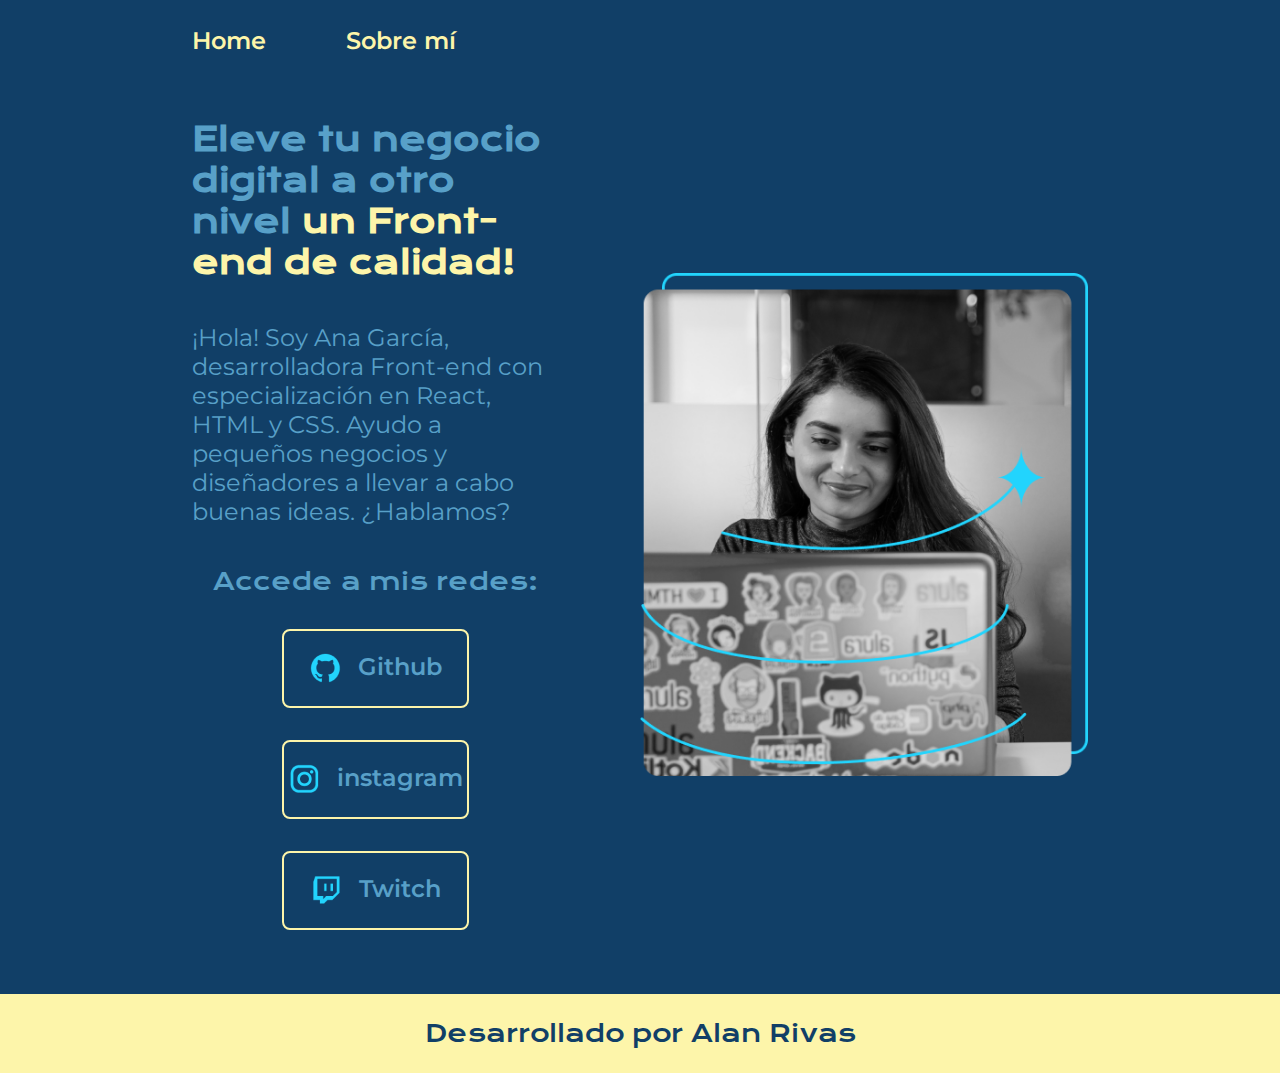
<file: index.html>
<!DOCTYPE html>
<html lang="es-mx">
<head>
    <meta charset="UTF-8">
    <meta name="viewport" content="width=device-width, initial-scale=1.0">
    <title>Portafolio</title>
    <link rel="stylesheet" href="./styles/style.css">
</head>
<body>
    <header class="header">
        <nav class="header__menu">
            <a class="header__menu__link" href="index.html">Home</a>
            <a class="header__menu__link" href="about.html">Sobre mí</a>
        </nav>
    </header>
    <main class="presentacion">
        <section class="presentacion__contenido">
        <h1 class="presentacion__contenido__titulo">
            Eleve tu negocio digital a otro nivel <strong class="titulo-destaque">un Front-end de calidad!</strong>
        </h1>
        <p class="presentacion__contenido__testo">
            ¡Hola! Soy Ana García, desarrolladora Front-end con especialización en React, HTML y CSS. Ayudo a pequeños negocios y diseñadores a llevar a cabo buenas ideas. ¿Hablamos?
        </p>
        <div class="presentacion__enlaces">
        <h2 class="presentacion__enlaces__subtitulo">Accede a mis redes:</h2>    
        <a class="presentacion__enlaces__link" href="https://www.github.com/"><img src="./assets/github.png"> Github</a>
        <a class="presentacion__enlaces__link" href="https://www.instagram.com/"><img src="./assets/instagram.png">instagram</a>
        <a class="presentacion__enlaces__link" href="https://www.twitch.tv/"><img src="./assets/twitch.png"> Twitch</a>
        </div>
        </section>
        <img class="presentacion__imagen" src="./assets/Imagem.png" alt="Imagen de Ana García Trabajando">
    </main>
    <footer class="footer">
        <p>Desarrollado por Alan Rivas</p>
    </footer>
</body>
</file>
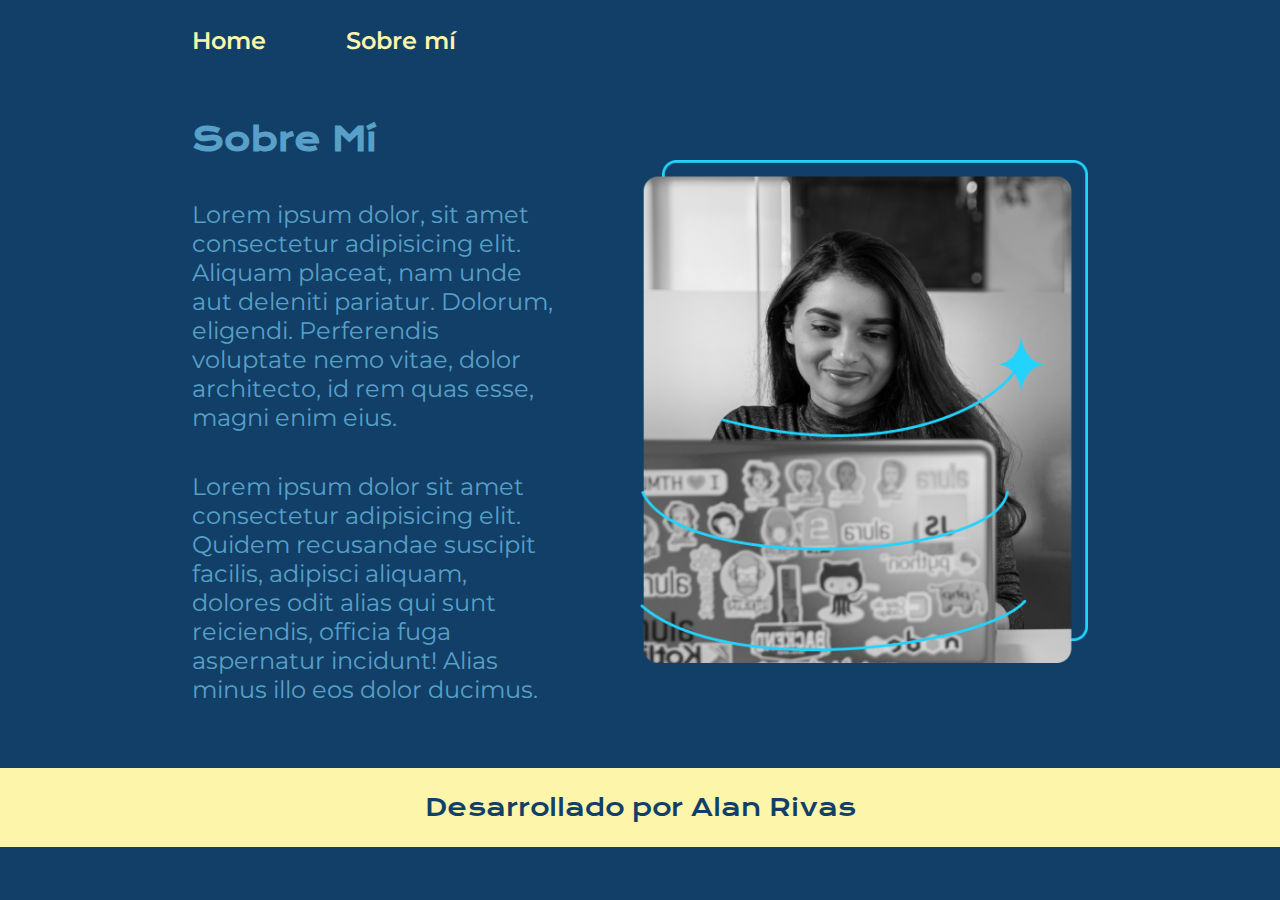
<file: about.html>
<!DOCTYPE html>
<html lang="es-mx">
<head>
    <meta charset="UTF-8">
    <meta name="viewport" content="width=device-width, initial-scale=1.0">
    <title>Sobre mi</title>
    <link rel="stylesheet" href="./styles/style.css">
</head>
<body>
        <header class="header">
        <nav class="header__menu">
            <a class="header__menu__link" href="index.html">Home</a>
            <a class="header__menu__link" href="about.html">Sobre mí</a>
        </nav>
    </header>
    <main class="presentacion">
        <section class="presentacion__contenido">
            <h1 class="presentacion__contenido__titulo">Sobre Mí</h1>
            <p class="presentacion__contenido__testo">Lorem ipsum dolor, sit amet consectetur adipisicing elit. Aliquam placeat, nam unde aut deleniti pariatur. Dolorum, eligendi. Perferendis voluptate nemo vitae, dolor architecto, id rem quas esse, magni enim eius.</p>
            <p class="presentacion__contenido__testo">Lorem ipsum dolor sit amet consectetur adipisicing elit. Quidem recusandae suscipit facilis, adipisci aliquam, dolores odit alias qui sunt reiciendis, officia fuga aspernatur incidunt! Alias minus illo eos dolor ducimus.</p>
        </section>
        <img class="presentacion__imagen" src="./assets/Imagem.png" alt="Foto de Ana García desarrollando un proyecto">
    </main>
    <footer class="footer">
        <p>Desarrollado por Alan Rivas</p>
    </footer>
</body>
</html>
</file>
<file: styles/style.css>
@import url('https://fonts.googleapis.com/css2?family=Krona+One&family=Montserrat:ital,wght@0,100..900;1,100..900&display=swap');

:root{
    --color-primario: #113F67;
    --color-secundario: #58A0C8;
    --color-terciario: #FDF5AA;
    --color-hover: #34699A;

    --fuente-montserrat: 'Montserrat', sans serif;
    --fuente-krona: 'Krona One', sans serif;
}

*{
    padding: 0;
    margin: 0;
}

body{
    box-sizing: border-box;
    background-color: var(--color-primario);
    color: var(--color-secundario);
    
}

.header{
   padding: 2% 0% 0% 15%;
}

.header__menu{
    display: flex;
    gap: 80px;
    
}

.header__menu__link{
    font-family: var(--fuente-montserrat);
    font-size: 1.5rem;
    font-weight: 600;
    color: var(--color-terciario);
    text-decoration: none;
    
}

.presentacion{
    padding: 5% 15%;
    display: flex;
    align-items: center;
    justify-content: space-between;
    gap: 82px;
}

.presentacion__contenido {
    width: 50%;
    display: flex;
    flex-direction: column;
    gap: 40px;
}

.presentacion__contenido__titulo {
    font-size: 2rem;
    font-family: var(--fuente-krona);
}

.titulo-destaque {
    color: var(--color-terciario);
}

.presentacion__contenido__testo {
    font-size: 1.5rem;
    font-family: var(--fuente-montserrat);
}

.presentacion__enlaces {
    display: flex;
    justify-content: space-between;
    flex-direction: column;
    align-items: center;
    gap: 32px;
}

.presentacion__enlaces__subtitulo {
    font-family: var(--fuente-krona);
    font-size: 1.5rem;
    font-weight: 400;
}

.presentacion__enlaces__link {
    width: 50%;
    padding: 21.5px 0;
    text-align: center;
    border-radius: 8px;
    font-family: var(--fuente-montserrat);
    font-size: 1.5rem;
    font-weight: 600;
    text-decoration: none;
    color: var(--color-secundario);
    border: 2px solid var(--color-terciario);
    display: flex;
    justify-content: center;
    gap: 16px;
}

.presentacion__enlaces__link:hover{

    background-color: var(--color-hover);
}

.presentacion__imagen{
    width: 50%;
}

.footer{
    background-color: var(--color-terciario);
    padding: 24px;
    font-family: var(--fuente-krona);
    font-size: 1.5rem;
    font-weight: 400;
    color: var(--color-primario);
    text-align: center;
}

@media (max-width: 1200px){
    
    .header{
    padding: 10%;
    }

    .header__menu{
        justify-content: center;
    }

    .presentacion{
        flex-direction: column-reverse;
        padding: 5%;
    }

    .presentacion__contenido{
        width: auto;
    }
}
</file>
